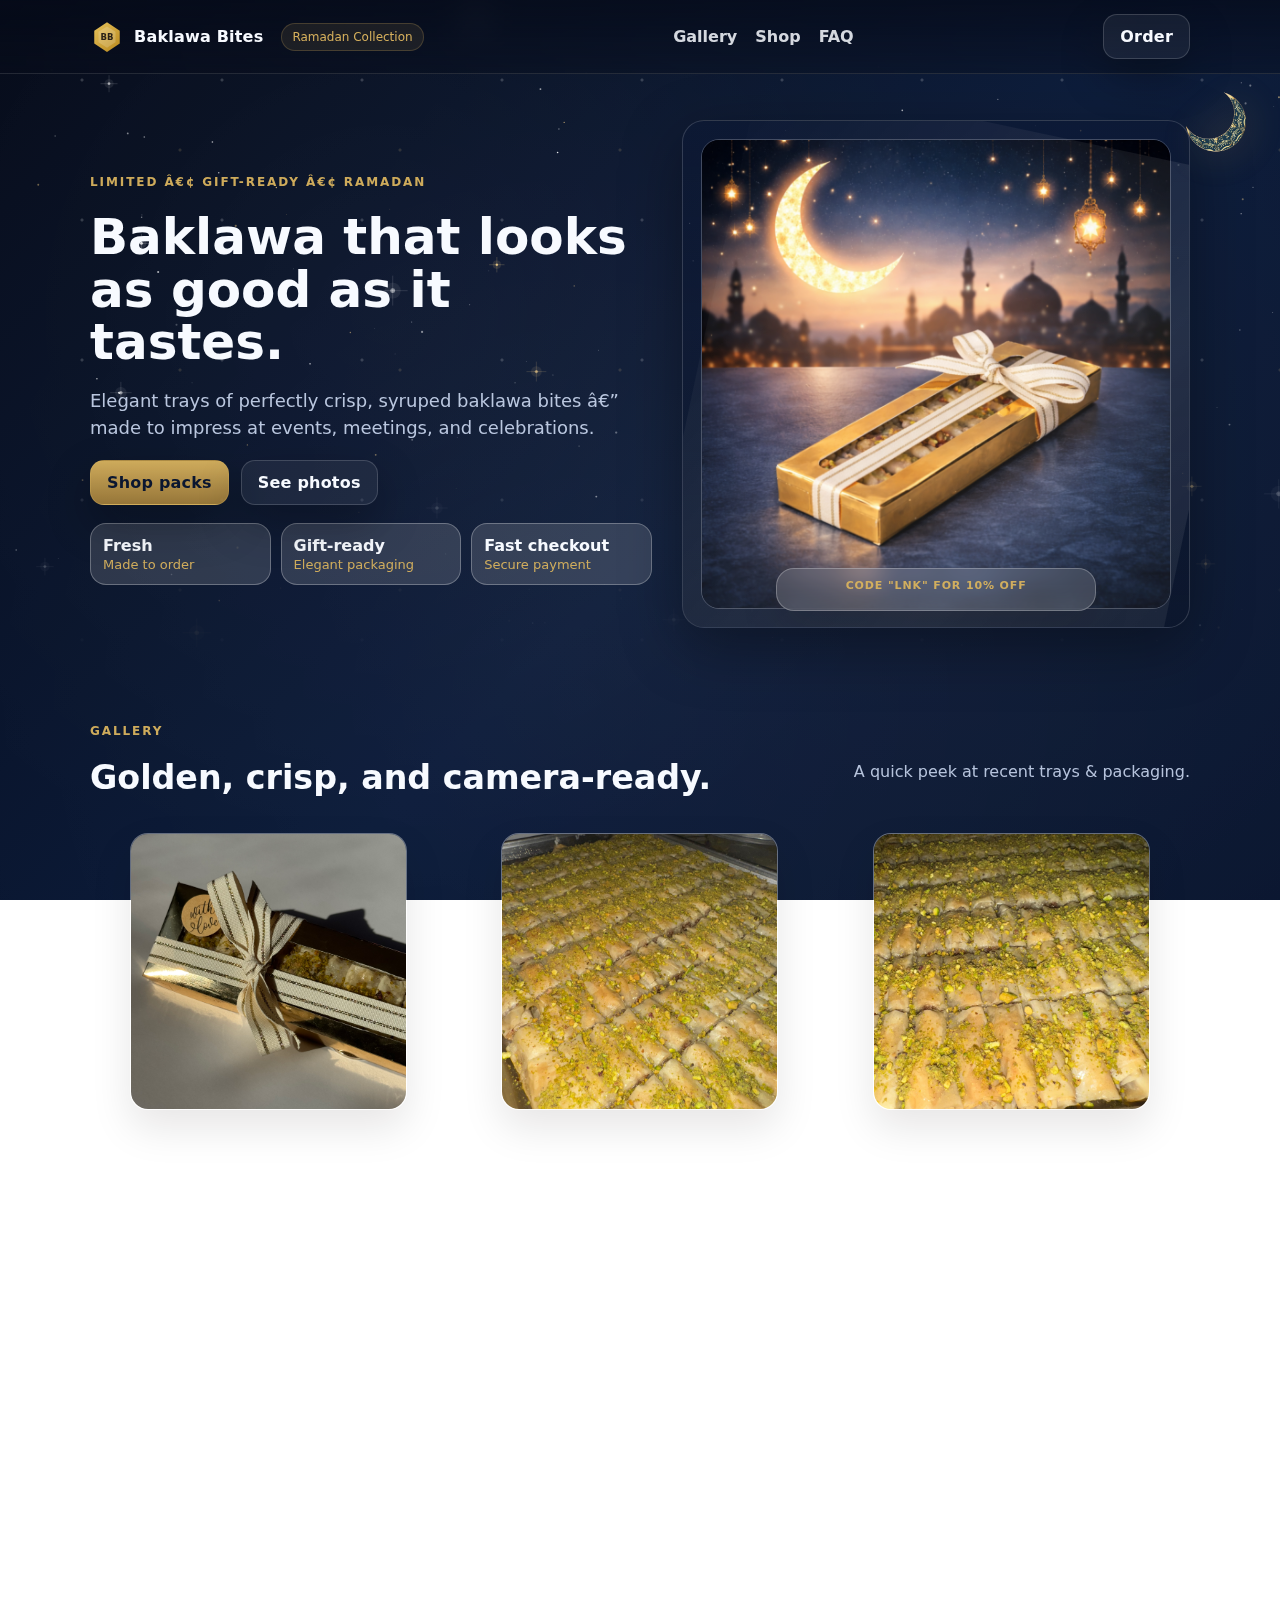
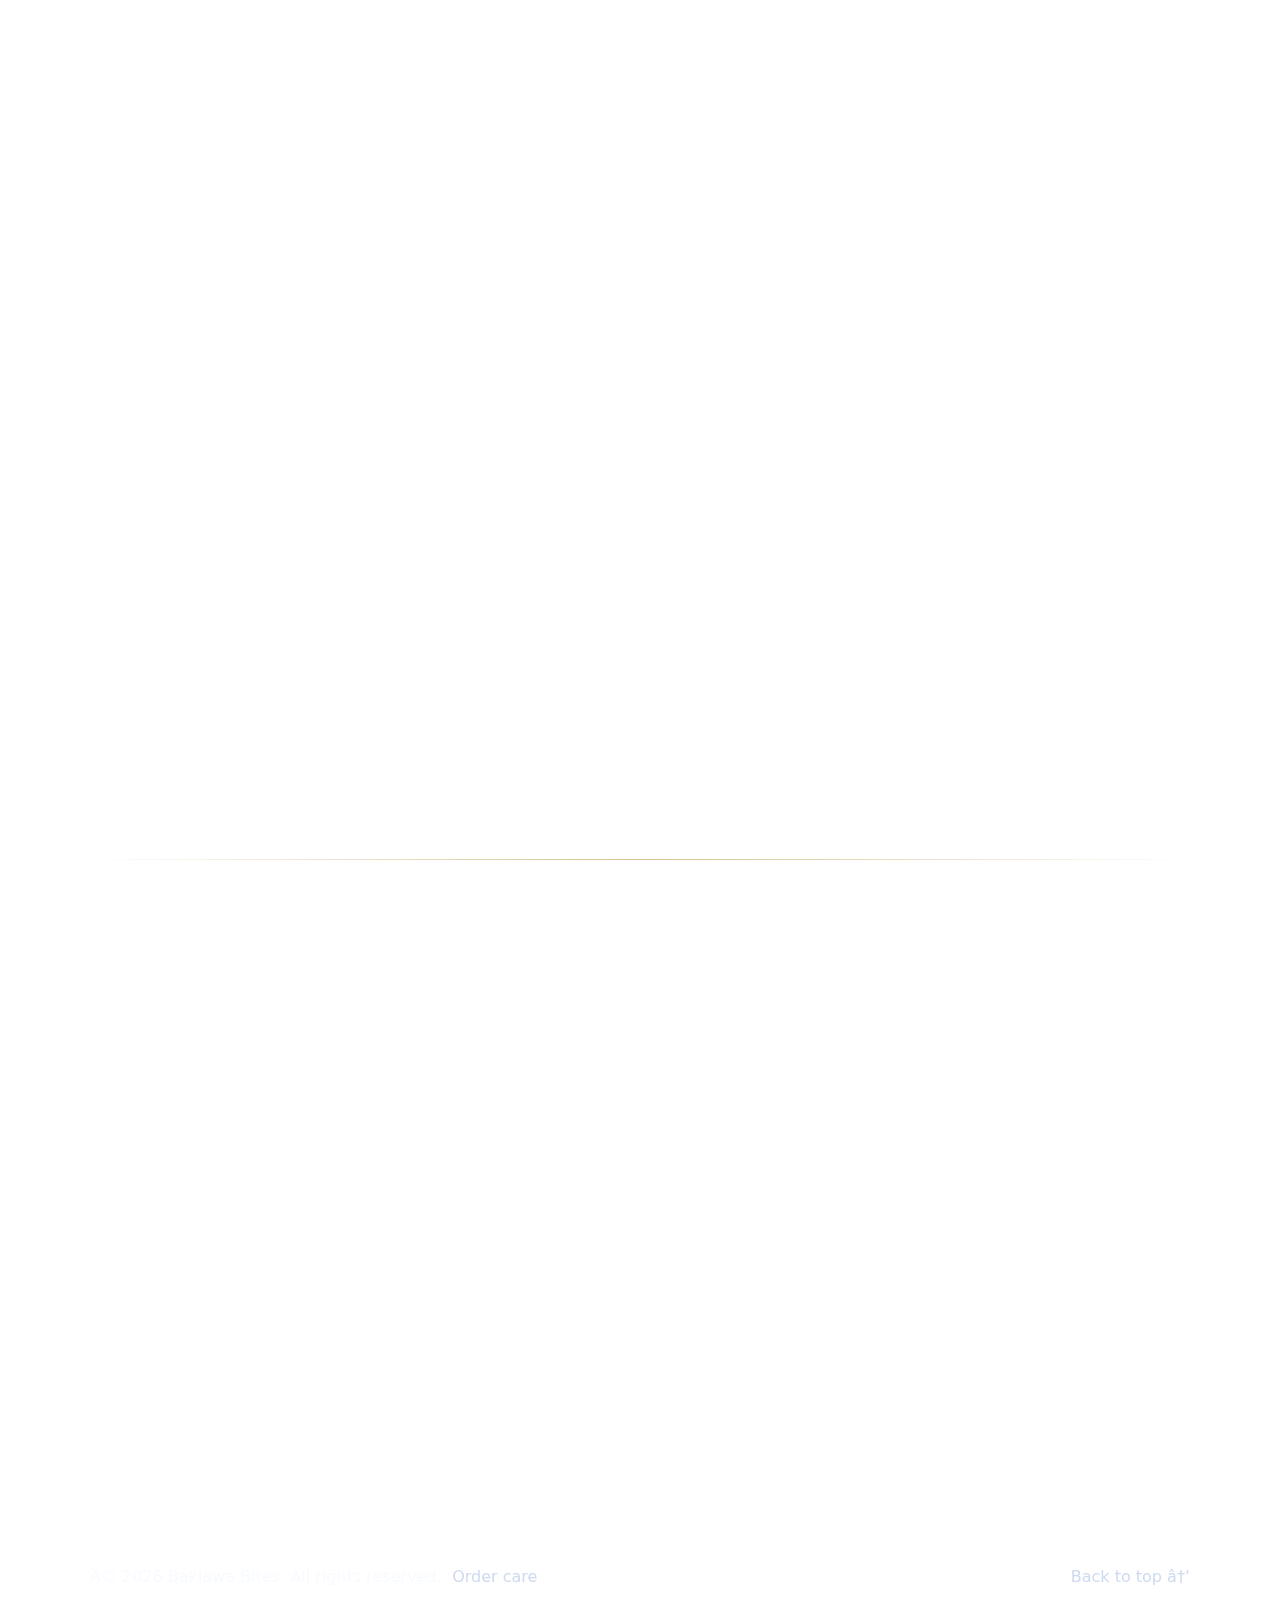
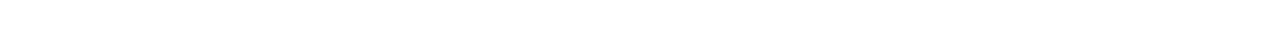
<file: index.html>
<!DOCTYPE html>

<html lang="en">
<head>
<!-- Meta Pixel Code -->
<script>
!function(f,b,e,v,n,t,s)
{if(f.fbq)return;n=f.fbq=function(){n.callMethod?
n.callMethod.apply(n,arguments):n.queue.push(arguments)};
if(!f._fbq)f._fbq=n;n.push=n;n.loaded=!0;n.version='2.0';
n.queue=[];t=b.createElement(e);t.async=!0;
t.src=v;s=b.getElementsByTagName(e)[0];
s.parentNode.insertBefore(t,s)}(window,document,'script',
'https://connect.facebook.net/en_US/fbevents.js');
 fbq('init', '1175265841425591'); 
fbq('track', 'PageView');
</script>
<noscript>
<img height="1" src="https://www.facebook.com/tr?id=1175265841425591&amp;ev=PageView
&amp;noscript=1" width="1"/>
</noscript>
<!-- End Meta Pixel Code -->
<!-- Meta Pixel Code -->
<script>
!function(f,b,e,v,n,t,s)
{if(f.fbq)return;n=f.fbq=function(){n.callMethod?
n.callMethod.apply(n,arguments):n.queue.push(arguments)};
if(!f._fbq)f._fbq=n;n.push=n;n.loaded=!0;n.version='2.0';
n.queue=[];t=b.createElement(e);t.async=!0;
t.src=v;s=b.getElementsByTagName(e)[0];
s.parentNode.insertBefore(t,s)}(window,document,'script',
'https://connect.facebook.net/en_US/fbevents.js');
 fbq('init', '1175265841425591'); 
fbq('track', 'PageView');
</script>
<noscript>
<img height="1" src="https://www.facebook.com/tr?id=1175265841425591&amp;ev=PageView
&amp;noscript=1" width="1"/>
</noscript>
<!-- End Meta Pixel Code -->
<meta charset="utf-8"/>
<meta content="width=device-width, initial-scale=1" name="viewport"/>
<title>Baklawa Bites</title>
<meta content="Handmade, honeyed Baklawa Bites in gift-ready packaging for Ramadan nights. Choose Small, Medium, or Large, add to one shared cart, and check out securely with Shopify." name="description"/>
<link href="assets/images/logo.svg" rel="icon" type="image/svg+xml"/>
<link rel="preload" as="image" href="assets/images/hero.png" type="image/png"/>
<link href="assets/css/styles.css" rel="stylesheet"/>
</head>
<body>
<!-- Background orbs -->
<div aria-hidden="true" class="bg-orbs">
<span class="orb o1"></span>
<span class="orb o2"></span>
<span class="orb o3"></span>
</div>

<canvas id="starfield" class="stars-canvas" aria-hidden="true"></canvas>
<div class="stars-fallback" aria-hidden="true"></div>
<div class="corner-moon" aria-hidden="true"><img class="moon-img" src="assets/images/crescent.webp" alt="" /></div>
<header class="topbar" id="top">
<div class="container topbar__inner">
<a aria-label="Baklawa Bites Home" class="brand" href="#top">
<img alt="Baklawa Bites" class="brand__mark" src="assets/images/logo.svg"/>
<span class="brand__name">Baklawa Bites</span>
<span class="brand__tag">Ramadan Collection</span>
</a>
<nav aria-label="Primary" class="nav">
<a class="nav__link" href="#gallery">Gallery</a>
<a class="nav__link" href="#shop">Shop</a>
<a class="nav__link" href="#faq">FAQ</a>
</nav>
<div class="topbar__cta">
<a class="btn btn--ghost" href="#shop">Order</a>
</div>
</div>
</header>
<main>
<section class="hero">
<div class="container hero__grid">
<div class="hero__copy reveal">
<p class="eyebrow">Limited • Gift-ready • Ramadan</p>
<h1>Baklawa that looks as good as it tastes.</h1>
<p class="subhead">Elegant trays of perfectly crisp, syruped baklawa bites — made to impress at events, meetings, and celebrations.</p>
<div class="hero__actions">
<a class="btn" href="#shop">Shop packs</a>
<a class="btn btn--ghost" href="#gallery">See photos</a>
</div>
<div class="trust">
<div class="trust__item">
<span class="trust__title">Fresh</span>
<span class="trust__desc">Made to order</span>
</div>
<div class="trust__item">
<span class="trust__title">Gift-ready</span>
<span class="trust__desc">Elegant packaging</span>
</div>
<div class="trust__item">
<span class="trust__title">Fast checkout</span>
<span class="trust__desc">Secure payment</span>
</div>
</div>
</div>
<div class="hero__media reveal">
<div class="glass-card hero-card">
<picture class="hero-picture">
  <img alt="Gold gift box of baklawa bites under a Ramadan night sky" class="hero-img" loading="eager" src="assets/images/hero.png"/>
</picture>

<div aria-label="Order small box" class="hero-order">
  <div class="hero-order__label">Code "LNK" for 10% Off</div>
  <div class="hero-order__btn" id="buy-hero"></div>
</div>
</div>
</div>
</div>
</section>
<section class="section" id="gallery">
<div class="container">
<div class="section__head reveal">
<div>
<p class="eyebrow">Gallery</p>
<h2>Golden, crisp, and camera-ready.</h2>
</div>
<p class="muted">A quick peek at recent trays &amp; packaging.</p>
</div>
<div class="gallery">
<figure class="gcard reveal"><img alt="Baklawa photo 1" loading="lazy" src="assets/images/gallery/gallery_1.jpg"/></figure>
<figure class="gcard reveal"><img alt="Baklawa photo 2" loading="lazy" src="assets/images/gallery/gallery_2.jpg"/></figure>
<figure class="gcard reveal"><img alt="Baklawa photo 3" loading="lazy" src="assets/images/gallery/gallery_3.jpg"/></figure>
<figure class="gcard reveal"><img alt="Baklawa photo 4" loading="lazy" src="assets/images/gallery/gallery_4.jpg"/></figure>
<figure class="gcard reveal"><img alt="Baklawa photo 5" loading="lazy" src="assets/images/gallery/gallery_5.jpg"/></figure>
<figure class="gcard reveal"><img alt="Baklawa photo 6" loading="lazy" src="assets/images/gallery/gallery_6.jpg"/></figure>
<figure class="gcard reveal"><img alt="Baklawa photo 7" loading="lazy" src="assets/images/gallery/gallery_7.jpg"/></figure>
<figure class="gcard reveal"><img alt="Baklawa photo 8" loading="lazy" src="assets/images/gallery/gallery_8.jpg"/></figure>
<figure class="gcard reveal"><img alt="Baklawa photo 9" loading="lazy" src="assets/images/gallery/gallery_9.jpg"/></figure>
</div>
</div>
</section>
<section class="section" id="shop">
<div class="container">
<div class="section__head reveal">
<div>
<p class="eyebrow">Shop</p>
<h2>Choose a pack size, add to cart.</h2>
</div>
</div>
<div class="products">
<article class="product reveal">
<div class="product__media">
<img alt="Small pack" loading="lazy" src="assets/images/products/12.webp">
</img></div>
<div class="product__body">
<h3>Small</h3>
<p>Perfect for a gift, tasting, or small gathering.</p>
<div class="product__meta">
<span class="price">$12.99</span>
<span class="note">Ships with care</span>
</div>
<div class="product__buy" id="buy-12"></div>
</div>
</article>
<article class="product reveal">
<div class="product__media">
<img alt="Medium pack" loading="lazy" src="assets/images/products/24.webp">
</img></div>
<div class="product__body">
<h3>Medium</h3>
<p>Perfect middle ground — shareable and easy to serve.</p>
<div class="product__meta">
<span class="price">$23.99</span>
<span class="note">Great value</span>
</div>
<div class="product__buy" id="buy-24"></div>
</div>
</article>
<article class="product reveal">
<div class="product__media">
<img alt="Large tray" loading="lazy" src="assets/images/products/48.webp">
</img></div>
<div class="product__body">
<h3>Large</h3>
<p>Event-ready tray — our best for offices &amp; celebrations.</p>
<div class="product__meta">
<span class="price">$44.95</span>
<span class="note">Most popular</span>
</div>
<div class="product__buy" id="buy-48"></div>
</div>
</article>
</div>
<div class="divider"></div>
<div class="mini-faq reveal">
<div>
<p class="eyebrow">Details</p>
<h3>Quick answers.</h3>
</div>
<div class="qa">
<details open="">
<summary>How does shipping work?</summary>
<p>Shipping and taxes are calculated at checkout. We pack trays to stay crisp and presentable.</p>
</details>
<details>
<summary>Are the bites all identical?</summary>
<p>They’re handmade — each bite is slightly unique. That’s part of the charm (and the proof it’s real).</p>
</details>
<details>
<summary>Can I order for an event?</summary>
<p>Yes. If you need multiple trays, place your order and add a note in the cart — or reach out for timing.</p>
</details>
</div>
</div>
</div>
</section>
<section class="section" id="faq">
<div class="container">
<div class="section__head reveal">
<div>
<p class="eyebrow">FAQ</p>
<h2> Every order is made with care!</h2>
</div>
<p class="muted">Short, clear, and honest.</p>
</div>
<div class="faq-grid">
<div class="glass-card reveal">
<h3>What’s inside?</h3>
<p>Classic baklawa flavors with a crisp finish — made to be shareable and photo-friendly.</p>
</div>
<div class="glass-card reveal">
<h3>How fresh is it?</h3>
<p>Made to order. We aim for peak crispness and beautiful presentation.</p>
</div>
<div class="glass-card reveal">
<h3>Custom orders?</h3>
<p>For events, leave a note in the cart at checkout. We’ll follow up if anything needs clarification.</p>
</div>
</div>
</div>
</section>
<footer class="footer">
<div class="container footer__inner">
<p>© <span id="year"></span> Baklawa Bites. All rights reserved. <a class="muted" href="order-care.html" style="margin-left:.35rem;">Order care</a></p>
<a class="muted" href="#top">Back to top ↑</a>
</div>
</footer>
</main>
<!-- Lightbox (gallery) -->
<div aria-hidden="true" class="lightbox" id="lightbox">
<button aria-label="Close" class="lightbox__close" type="button">×</button>
<img alt="" class="lightbox__img">
</img></div>
<script defer="" src="assets/js/app.js"></script>
</body>
</html>
</file>
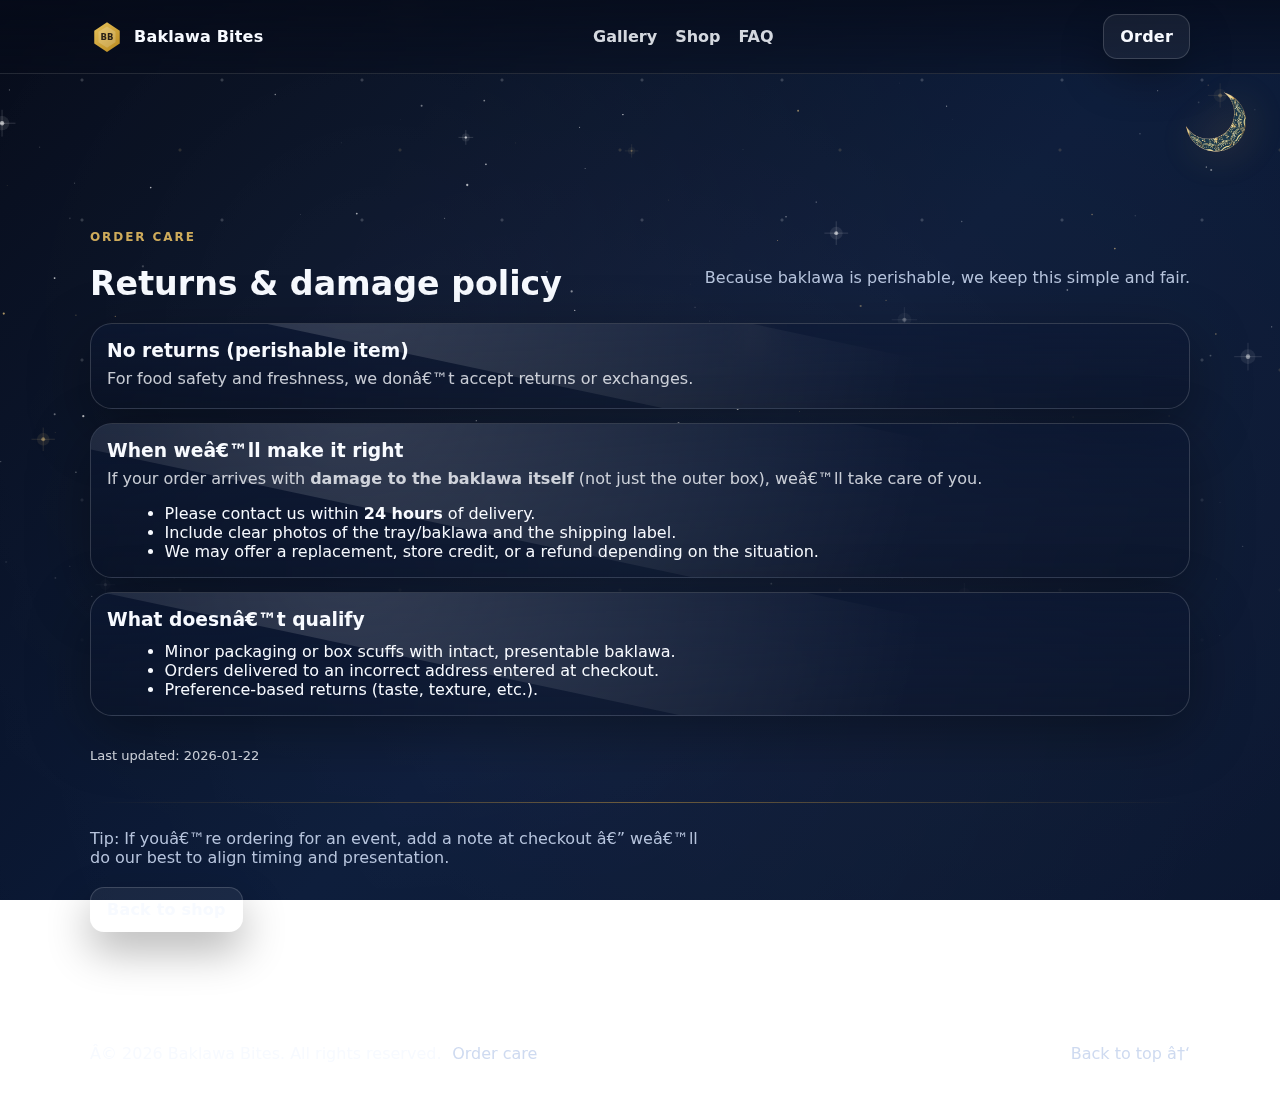
<file: order-care.html>
<!doctype html>
<html lang="en">
<head>
    <!-- Meta Pixel Code -->
<script>
!function(f,b,e,v,n,t,s)
{if(f.fbq)return;n=f.fbq=function(){n.callMethod?
n.callMethod.apply(n,arguments):n.queue.push(arguments)};
if(!f._fbq)f._fbq=n;n.push=n;n.loaded=!0;n.version='2.0';
n.queue=[];t=b.createElement(e);t.async=!0;
t.src=v;s=b.getElementsByTagName(e)[0];
s.parentNode.insertBefore(t,s)}(window,document,'script',
'https://connect.facebook.net/en_US/fbevents.js');
 fbq('init', '1175265841425591'); 
fbq('track', 'PageView');
</script>
<noscript>
 <img height="1" width="1" 
src="https://www.facebook.com/tr?id=1175265841425591&ev=PageView
&noscript=1"/>
</noscript>
<!-- End Meta Pixel Code -->
  <!-- Meta Pixel Code -->
<script>
!function(f,b,e,v,n,t,s)
{if(f.fbq)return;n=f.fbq=function(){n.callMethod?
n.callMethod.apply(n,arguments):n.queue.push(arguments)};
if(!f._fbq)f._fbq=n;n.push=n;n.loaded=!0;n.version='2.0';
n.queue=[];t=b.createElement(e);t.async=!0;
t.src=v;s=b.getElementsByTagName(e)[0];
s.parentNode.insertBefore(t,s)}(window,document,'script',
'https://connect.facebook.net/en_US/fbevents.js');
 fbq('init', '1175265841425591'); 
fbq('track', 'PageView');
</script>
<noscript>
 <img height="1" width="1" 
src="https://www.facebook.com/tr?id=1175265841425591&ev=PageView
&noscript=1"/>
</noscript>
<!-- End Meta Pixel Code -->
  <!-- Google tag (gtag.js) -->
<script async src="https://www.googletagmanager.com/gtag/js?id=G-3434YYP606"></script>
<script>
  window.dataLayer = window.dataLayer || [];
  function gtag(){dataLayer.push(arguments);}
  gtag('js', new Date());

  gtag('config', 'G-3434YYP606');
</script>
  <meta charset="utf-8" />
  <meta name="viewport" content="width=device-width, initial-scale=1" />
  <title>Order Care & Returns | Baklawa Bites</title>
  <meta name="description" content="Baklawa Bites order care and returns policy. Food-safe, simple guidelines for damage issues and support." />
  <link rel="canonical" href="https://baklawabites.com/order-care.html" />
  <link rel="icon" href="assets/images/logo.svg" type="image/svg+xml" />
  <link rel="preload" href="assets/images/hero.png" as="image" />
  <link rel="stylesheet" href="assets/css/styles.css" />
</head>
<body>
  <div class="bg-orbs" aria-hidden="true">
    <span class="orb o1"></span>
    <span class="orb o2"></span>
    <span class="orb o3"></span>
  </div>

  <canvas id="starfield" class="stars-canvas" aria-hidden="true"></canvas>
  <div class="stars-fallback" aria-hidden="true"></div>
  <div class="corner-moon" aria-hidden="true"><img class="moon-img" src="assets/images/crescent.webp" alt="" /></div>

  <header class="topbar" id="top">
    <div class="container topbar__inner">
      <a class="brand" href="index.html" aria-label="Baklawa Bites Home">
        <img src="assets/images/logo.svg" alt="BB" class="brand__mark" />
        <span class="brand__name">Baklawa Bites</span>
      </a>

      <nav class="nav" aria-label="Primary">
        <a class="nav__link" href="index.html#gallery">Gallery</a>
        <a class="nav__link" href="index.html#shop">Shop</a>
        <a class="nav__link" href="index.html#faq">FAQ</a>
      </nav>

      <div class="topbar__cta">
        <a class="btn btn--ghost" href="index.html#shop">Order</a>
      </div>
    </div>
  </header>

  <main>
    <section class="section" style="padding-top: 9rem;">
      <div class="container">
        <div class="section__head reveal">
          <div>
            <p class="eyebrow">Order care</p>
            <h2>Returns &amp; damage policy</h2>
          </div>
          <p class="muted">Because baklawa is perishable, we keep this simple and fair.</p>
        </div>

        <div class="faq-grid" style="grid-template-columns: 1fr;">
          <div class="glass-card reveal">
            <h3>No returns (perishable item)</h3>
            <p>For food safety and freshness, we don’t accept returns or exchanges.</p>
          </div>

          <div class="glass-card reveal">
            <h3>When we’ll make it right</h3>
            <p>If your order arrives with <strong>damage to the baklawa itself</strong> (not just the outer box), we’ll take care of you.</p>
            <ul style="margin: .75rem 0 0 1.1rem;">
              <li>Please contact us within <strong>24 hours</strong> of delivery.</li>
              <li>Include clear photos of the tray/baklawa and the shipping label.</li>
              <li>We may offer a replacement, store credit, or a refund depending on the situation.</li>
            </ul>
          </div>

          <div class="glass-card reveal">
            <h3>What doesn’t qualify</h3>
            <ul style="margin: .75rem 0 0 1.1rem;">
              <li>Minor packaging or box scuffs with intact, presentable baklawa.</li>
              <li>Orders delivered to an incorrect address entered at checkout.</li>
              <li>Preference-based returns (taste, texture, etc.).</li>
            </ul>
          </div>

          <p class="fineprint reveal" style="margin-top: 1rem;">
            Last updated: 2026-01-22
          </p>
        </div>

        <div class="divider" style="margin-top: 2.25rem;"></div>

        <p class="muted reveal" style="max-width: 60ch;">
          Tip: If you’re ordering for an event, add a note at checkout — we’ll do our best to align timing and presentation.
        </p>

        <p class="reveal" style="margin-top: 1.25rem;">
          <a class="btn btn--ghost" href="index.html#shop">Back to shop</a>
        </p>
      </div>
    </section>

    <footer class="footer">
      <div class="container footer__inner">
        <p>© <span id="year"></span> Baklawa Bites. All rights reserved. <a href="order-care.html" class="muted" style="margin-left:.35rem;">Order care</a></p>
        <a href="#top" class="muted">Back to top ↑</a>
      </div>
    </footer>
  </main>

  <script src="assets/js/app.js" defer></script>
</body>
</html>
</file>
<file: assets/css/styles.css>
:root{
  --bg0:#050A18;
  --bg1:#0B1B3A;
  --ink:#F7FAFF;
  --muted:#C9D6EE;
  --gold:#D9B35E;
  --gold2:#B98E3C;
  --glass:rgba(12, 24, 52, .48);
  --glass2:rgba(12, 24, 52, .28);
  --stroke:rgba(255,255,255,.18);
  --shadow:0 18px 60px rgba(0,0,0,.35);
}

*{box-sizing:border-box}
html,body{height:100%}
body{
  margin:0;
  font-family: ui-sans-serif, system-ui, -apple-system, Segoe UI, Roboto, Helvetica, Arial, "Apple Color Emoji","Segoe UI Emoji";
  color:var(--ink);
  overflow-x:hidden;
  position: relative;
}

/* CONTINUOUS SEAMLESS BACKGROUND - ONE UNIFIED GRADIENT */
body::before {
  content: '';
  position: fixed;
  inset: 0;
  z-index: -3;
  pointer-events: none;

  background:
    linear-gradient(135deg, var(--bg0) 0%, var(--bg1) 55%, #0A1630 100%),
    radial-gradient(circle at 18% 12%,
      rgba(217, 179, 94, 0.16) 0%,
      rgba(217, 179, 94, 0.06) 34%,
      transparent 70%
    ),
    radial-gradient(circle at 78% 18%,
      rgba(255, 255, 255, 0.08) 0%,
      transparent 55%
    );

  animation: skyShift 24s ease-in-out infinite alternate;
}

@keyframes skyShift{
  0%{ filter: hue-rotate(0deg) brightness(1); transform: translate3d(0,0,0) scale(1); }
  100%{ filter: hue-rotate(-6deg) brightness(1.02); transform: translate3d(0,-0.8%,0) scale(1.02); }
}
/* Subtle gradient animation */
@keyframes gradientShift {
  0% {
    background-size: 100% 100%, 1000px 800px, 900px 700px, 1200px 1200px;
    background-position: 0% 0%, 20% 10%, 85% 10%, 50% 50%;
  }
  100% {
    background-size: 100% 100%, 1100px 850px, 950px 750px, 1300px 1300px;
    background-position: 0% 0%, 22% 12%, 83% 12%, 52% 52%;
  }
}

/* Particle overlay for continuous texture */
.background-overlay {
  position: fixed;
  inset: 0;
  z-index: -2;
  pointer-events: none;
  background:
    radial-gradient(circle at 30% 35%,
      rgba(255, 255, 255, 0.08) 0%,
      transparent 55%
    ),
    radial-gradient(circle at 72% 52%,
      rgba(217, 179, 94, 0.10) 0%,
      transparent 60%
    ),
    radial-gradient(circle at 45% 78%,
      rgba(255, 255, 255, 0.05) 0%,
      transparent 65%
    );
  mix-blend-mode: screen;
  opacity: 0.35;
  animation: overlayFloat 26s ease-in-out infinite alternate;
}

@keyframes overlayFloat{
  0%{transform: translate3d(0,0,0) scale(1)}
  100%{transform: translate3d(-1.2%, -0.8%, 0) scale(1.03)}
}
a{color:inherit; text-decoration:none}
img{max-width:100%; display:block}

.container{width:min(1100px, 92%); margin-inline:auto}
/* Ensure content stays above FX layers */
main, footer.footer{position:relative; z-index:1}


/* Background orbs (removed segmented ones, now part of continuous background) */
/* The background is now handled by the body::before pseudo-element */

/* Topbar */
.topbar{
  position:sticky; top:0; z-index:50;
  backdrop-filter: blur(16px);
  -webkit-backdrop-filter: blur(16px);
  background: linear-gradient(180deg, rgba(5,10,24,.72), rgba(5,10,24,.34));
  border-bottom:1px solid rgba(255,255,255,.12);
}
.topbar__inner{display:flex; align-items:center; justify-content:space-between; gap:16px; padding:14px 0}
.brand{display:flex; align-items:center; gap:10px}
.brand__mark{width:34px; height:34px}
.brand__name{font-weight:700; letter-spacing:.2px}
.brand__tag{
  margin-left:8px;
  font-size:12px;
  padding:6px 10px;
  border-radius:999px;
  color: rgba(217,179,94,.98);
  background: rgba(217,179,94,.10);
  border:1px solid rgba(217,179,94,.22);
}
.nav{display:flex; gap:18px; align-items:center}
.nav__link{font-weight:600; color:rgba(247,250,255,.86)}
.nav__link:hover{color:rgba(217,179,94,.98)}

/* Buttons */
.btn{
  display:inline-flex; align-items:center; justify-content:center;
  padding:12px 16px;
  border-radius:14px;
  font-weight:800;
  letter-spacing:.2px;
  border:1px solid rgba(217,179,94,.32);
  color:#0A1630;
  background: linear-gradient(180deg, rgba(217,179,94,.95), rgba(185,142,60,.80));
  box-shadow: 0 18px 44px rgba(0,0,0,.30);
  transition: transform .18s ease, box-shadow .18s ease, filter .18s ease;
}
.btn:hover{transform: translateY(-2px); box-shadow: 0 22px 60px rgba(0,0,0,.36); filter: brightness(1.02)}
.btn:active{transform: translateY(0)}
.btn:hover{transform: translateY(-2px); box-shadow: 0 22px 55px rgba(20,12,6,.18)}
.btn:active{transform: translateY(0)}
.btn--ghost{
  background: rgba(255,255,255,.06);
  border:1px solid rgba(255,255,255,.16);
  color: var(--ink);
}
/* Hero */
.hero{padding:46px 0 30px}
.hero__grid{display:grid; gap:30px; grid-template-columns: 1.05fr .95fr; align-items:center}
.hero__copy h1{font-size: clamp(34px, 4vw, 50px); line-height:1.05; margin:10px 0 12px}
.eyebrow{display:inline-block; font-weight:800; font-size:12px; letter-spacing:.16em; text-transform:uppercase; color:rgba(217,179,94,.95)}
.subhead{font-size:18px; line-height:1.55; color:rgba(201,214,238,.92); max-width:56ch}
.hero__actions{display:flex; gap:12px; flex-wrap:wrap; margin-top:18px}
.glass-card{
  position:relative;
  background: linear-gradient(180deg, rgba(12,24,52,.62), rgba(8,14,30,.34));
  border: 1px solid rgba(255,255,255,.16);
  border-radius: 22px;
  backdrop-filter: blur(14px);
  -webkit-backdrop-filter: blur(14px);
  box-shadow: var(--shadow);
  overflow: hidden; /* keep sheen/highlights inside the card */
  isolation: isolate;
}
.glass-card::after{
  content:"";
  position:absolute; inset:-28% -18% auto -18%;
  height:120%;
  background: radial-gradient(circle at 30% 30%, rgba(255,255,255,.62), transparent 55%);
  transform: rotate(12deg);
  opacity:.26;
  pointer-events:none;
}

/* Stronger sheen on the hero card only */
.hero-card::after{ opacity: .34; inset:-40% -20% auto -20%; height:140%; }

.hero-card{padding:18px}
.hero-card::after{
  /* slightly stronger sheen on the hero card only */
  inset:-40% -20% auto -20%;
  height:140%;
  opacity:.34;
}
.hero-picture{display:block}
.hero-img{border-radius:18px; border:1px solid rgba(255,255,255,.22)}
.hero-badges{display:flex; gap:8px; flex-wrap:wrap; margin-bottom:12px}
.pill{
  display:inline-flex; align-items:center; gap:8px;
  padding:8px 12px;
  border-radius:999px;
  border:1px solid rgba(255,255,255,.18);
  background: rgba(255,255,255,.06);
  color: rgba(247,250,255,.92);
  font-weight:800;
  font-size:12px;
}
.pill--soft{opacity:.9}
.pill--gold{
  background: linear-gradient(180deg, rgba(217,179,94,.22), rgba(185,142,60,.12));
  border-color: rgba(217,179,94,.28);
}
/* Hero order overlay */
.hero-order{
  position:absolute;
  left:50%;
  bottom:16px;
  transform: translateX(-50%);
  z-index: 4;
  width: min(320px, 82%);
  text-align:center;
  padding:10px 12px;
  border-radius:18px;
  background: rgba(255,255,255,.14);
  border:1px solid rgba(255,255,255,.26);
  backdrop-filter: blur(10px);
  -webkit-backdrop-filter: blur(10px);
  box-shadow: 0 16px 38px rgba(20,12,6,.14);
}
.hero-order__label{
  font-weight: 900;
  letter-spacing: .08em;
  text-transform: uppercase;
  font-size: 11px;
  color: rgba(217,179,94,.95);
  margin-bottom: 8px;
}
.hero-order__btn{display:flex; justify-content:center}

.trust{display:grid; grid-template-columns: repeat(3, minmax(0,1fr)); gap:10px; margin-top:18px}
.trust__item{padding:12px 12px; border-radius:16px; background: rgba(255,255,255,.14); border:1px solid rgba(255,255,255,.28)}
.trust__title{font-weight:900}
.trust__desc{display:block; color:rgba(217,179,94,.95); margin-top:2px; font-size:13px}
.fineprint{margin-top:12px; font-size:13px; color:rgba(201,214,238,.86)}

/* Sections */
.section{padding:54px 0}
.section__head{display:flex; align-items:flex-end; justify-content:space-between; gap:18px; margin-bottom:20px}
.section__head h2{margin:8px 0 0; font-size: clamp(26px, 2.6vw, 34px)}
.muted{color:rgba(201,214,238,.90)}

/* Gallery */
.gallery{display:grid; grid-template-columns: repeat(3, minmax(0,1fr)); gap:14px}
.gcard{
  border-radius:18px;
  overflow:hidden;
  border:1px solid rgba(255,255,255,.28);
  background: rgba(255,255,255,.12);
  box-shadow: 0 18px 40px rgba(20,12,6,.10);
  transition: transform .18s ease, box-shadow .18s ease, filter .18s ease;
}
.gcard:hover{transform: translateY(-3px); box-shadow: 0 22px 55px rgba(20,12,6,.14)}
.gcard img{width:100%; height:100%; object-fit:cover; aspect-ratio: 1/1}

/* Products */
.products{display:grid; grid-template-columns: repeat(3, minmax(0,1fr)); gap:14px}
.product{
  border-radius:22px;
  background: linear-gradient(180deg, rgba(255,255,255,.22), rgba(255,255,255,.08));
  border:1px solid rgba(255,255,255,.30);
  backdrop-filter: blur(18px);
  box-shadow: 0 18px 45px rgba(20,12,6,.14);
  overflow:hidden;
  transition: transform .18s ease, box-shadow .18s ease;
}
.product:hover{transform: translateY(-3px); box-shadow: 0 24px 65px rgba(20,12,6,.18)}
.product__media img{width:100%; height:240px; object-fit:cover}
.product__body{padding:16px}
.product__body h3{margin:0 0 6px; font-size:20px}
.product__body p{margin:0 0 12px; color:rgba(247,250,255,.80); line-height:1.55}
.product__meta{display:flex; justify-content:space-between; align-items:center; gap:10px; margin-bottom:10px}
.price{font-weight:900}
.note{font-size:13px; color:rgba(217,179,94,.95)}
.product__buy{min-height:52px}

.divider{height:1px; margin:26px 0; background: linear-gradient(90deg, transparent, rgba(185,142,60,.55), transparent)}

.mini-faq{display:grid; grid-template-columns: .6fr 1.4fr; gap:16px; align-items:start}
.qa details{padding:14px 14px; border-radius:16px; background: rgba(255,255,255,.12); border:1px solid rgba(255,255,255,.26); margin-bottom:10px}
.qa summary{cursor:pointer; font-weight:800}
.qa p{margin:10px 0 0; color:rgba(247,250,255,.80); line-height:1.55}

/* FAQ cards */
.faq-grid{display:grid; grid-template-columns: repeat(3, minmax(0,1fr)); gap:14px}
.faq-grid .glass-card{padding:16px}
.faq-grid h3{margin:0 0 6px}
.faq-grid p{margin:0; color:rgba(247,250,255,.80); line-height:1.55}

/* Make FAQ feel cleaner + less "decorative" than hero/product cards */
#faq .glass-card{background: linear-gradient(180deg, rgba(255,255,255,.10), rgba(255,255,255,.05));
  border: 1px solid rgba(255,255,255,.18);
}
#faq .glass-card::after{display:none;}

/* Footer */
.footer{padding:26px 0 40px}
.footer__inner{display:flex; justify-content:space-between; align-items:center; gap:10px}

/* Reveal animations */
/* Default: visible (so the page never "disappears" if JS fails to run) */
.reveal{opacity:1; transform:none; filter:none}

/* When JS is running, we apply the animation states */
html.js .reveal{
  opacity:0;
  transform: translateY(20px);
  filter: blur(4px);
  transition: opacity .8s ease, transform .8s cubic-bezier(.2,.8,.2,1), filter .8s ease;
  will-change: opacity, transform, filter;
}
html.js .reveal.is-visible{opacity:1; transform: translateY(0); filter:none}

/* Lightbox */
.lightbox{position:fixed; inset:0; z-index:2000; display:none; place-items:center; padding:18px; background: rgba(10,6,4,.65); backdrop-filter: blur(10px)}
.lightbox.open{display:grid}
.lightbox__img{max-width:min(1000px, 92vw); max-height: 80vh; border-radius:18px; border:1px solid rgba(255,255,255,.25); box-shadow: 0 24px 80px rgba(0,0,0,.35)}
.lightbox__close{position:absolute; top:14px; right:14px; width:44px; height:44px; border-radius:14px; border:1px solid rgba(255,255,255,.25); background: rgba(255,255,255,.12); color:#fff; font-size:26px; cursor:pointer}

/* Responsive */
@media (max-width: 980px){
  .hero__grid{grid-template-columns: 1fr;}
  .products{grid-template-columns: 1fr;}
  .gallery{grid-template-columns: repeat(2, minmax(0,1fr));}
  .faq-grid{grid-template-columns: 1fr;}
  .mini-faq{grid-template-columns: 1fr;}
  .section__head{flex-direction:column; align-items:flex-start}
}
@media (max-width: 520px){
  .nav{display:none}
  .trust{grid-template-columns:1fr}
  .gallery{grid-template-columns: 1fr}
  .brand__tag{display:none}
}
@media (prefers-reduced-motion: reduce){
  .reveal{opacity:1; transform:none; filter:none}
  *{scroll-behavior:auto !important}
  body::before, .background-overlay{animation:none !important}
}

/* Extra hero polish */
.hero-card{
  position:relative;
  transform-style:preserve-3d;
}
.hero-card::after{
  content:"";
  position:absolute;
  inset:-2px;
  border-radius: inherit;
  pointer-events:none;
  background: linear-gradient(120deg,
    rgba(255,255,255,0) 0%,
    rgba(255,255,255,.18) 30%,
    rgba(255,255,255,0) 60%);
  background-size: 200% 200%;
  mix-blend-mode: screen;
  opacity:.55;
  filter: blur(0.2px);
  animation: sheen 10s ease-in-out infinite;
}

@keyframes sheen{
  0%{background-position: 0% 40%; opacity:.32}
  50%{background-position: 100% 60%; opacity:.62}
  100%{background-position: 0% 40%; opacity:.32}
}

.hero-img{
  transform: translateZ(18px);
  animation: floatY 7s ease-in-out infinite;
}

@keyframes floatY{
  0%,100%{transform: translateZ(18px) translateY(0)}
  50%{transform: translateZ(18px) translateY(-8px)}
}

/* subtle glow breathing */
.glass-card{
  animation: glowPulse 9s ease-in-out infinite;
}
@keyframes glowPulse{
  0%,100%{box-shadow: 0 18px 60px rgba(9,9,9,.22), inset 0 1px 0 rgba(255,255,255,.25)}
  50%{box-shadow: 0 22px 75px rgba(9,9,9,.26), inset 0 1px 0 rgba(255,255,255,.28)}
}

/* button shimmer on hover */
.btn{position:relative; overflow:hidden}
.btn::after{
  content:"";
  position:absolute;
  top:-40%; left:-60%;
  width: 60%; height: 180%;
  transform: rotate(20deg);
  background: linear-gradient(90deg, rgba(255,255,255,0), rgba(255,255,255,.35), rgba(255,255,255,0));
  opacity:0;
}
.btn:hover::after{
  opacity:1;
  animation: sweep 900ms ease-out;
}
@keyframes sweep{
  0%{transform: translateX(0) rotate(20deg)}
  100%{transform: translateX(320%) rotate(20deg)}
}

/* slightly stronger hover lift */
.product:hover{transform: translateY(-10px) scale(1.01)}
.gcard:hover{transform: translateY(-9px) scale(1.02)}

/* Disable extra motion if requested */
@media (prefers-reduced-motion: reduce){
  .hero-img{animation:none; transform:none}
  .hero-card::after{animation:none; opacity:.2}
  .glass-card{animation:none}
  .btn:hover::after{animation:none}
}

/* Ramadan night-sky effects */
.stars-canvas{
  position: fixed;
  top: 0;
  left: 0;
  width: 100%;
  height: min(75vh, 720px);
  z-index: 0;
  mix-blend-mode: screen;

  pointer-events: none;
  opacity: .95;
  transition: opacity .25s ease;
  -webkit-mask-image: linear-gradient(to bottom, rgba(0,0,0,1), rgba(0,0,0,.95) 55%, rgba(0,0,0,0) 100%);
  mask-image: linear-gradient(to bottom, rgba(0,0,0,1), rgba(0,0,0,.95) 55%, rgba(0,0,0,0) 100%);
}

.stars-fallback{
  position: fixed;
  top: 0;
  left: 0;
  width: 100%;
  height: min(75vh, 720px);
  z-index: 0;
  pointer-events: none;
  opacity: .20;
  mix-blend-mode: screen;
  background-image:
    radial-gradient(circle, rgba(255,255,255,.9) 0 1px, transparent 2px),
    radial-gradient(circle, rgba(217,179,94,.85) 0 1px, transparent 2px);
  background-size: 140px 140px, 220px 220px;
  background-position: 12px 10px, 70px 40px;
  animation: starsDrift 9s ease-in-out infinite alternate;
  -webkit-mask-image: linear-gradient(to bottom, rgba(0,0,0,1), rgba(0,0,0,.95) 55%, rgba(0,0,0,0) 100%);
  mask-image: linear-gradient(to bottom, rgba(0,0,0,1), rgba(0,0,0,.95) 55%, rgba(0,0,0,0) 100%);
}

@keyframes starsDrift{
  0%{ transform: translate3d(0,0,0); opacity: .18; }
  100%{ transform: translate3d(-1.2%, -0.6%, 0); opacity: .24; }
}

/* Falling stars intro (plays once on load) */
.star-rain{
  position: fixed;
  inset: 0;
  height: min(75vh, 720px);
  z-index: 0;
  pointer-events: none;
  mix-blend-mode: screen;
  opacity: 1;
  -webkit-mask-image: linear-gradient(to bottom, rgba(0,0,0,1), rgba(0,0,0,.95) 55%, rgba(0,0,0,0) 100%);
  mask-image: linear-gradient(to bottom, rgba(0,0,0,1), rgba(0,0,0,.95) 55%, rgba(0,0,0,0) 100%);
}
.star-rain.fade{opacity:0; transition: opacity 650ms ease;}

.falling-star{
  position: absolute;
  top: -22vh;
  left: var(--x, 50%);
  width: var(--s, 2px);
  height: var(--s, 2px);
  border-radius: 999px;
  background: rgba(255,255,255,.95);
  box-shadow:
    0 0 10px rgba(255,255,255,.55),
    0 0 24px rgba(217,179,94,.24);
  opacity: var(--o, .85);
  transform: translate3d(0,0,0);
  animation: starFall var(--dur, 2.0s) ease-in var(--delay, 0s) forwards;
  will-change: transform, opacity;
}
.falling-star::after{
  content: "";
  position: absolute;
  left: 50%;
  top: -70px;
  width: 1px;
  height: 92px;
  transform: translateX(-50%);
  background: linear-gradient(
    to bottom,
    rgba(255,255,255,0),
    rgba(255,255,255,.55),
    rgba(217,179,94,.16),
    rgba(255,255,255,0)
  );
  opacity: .9;
}

@keyframes starFall{
  0%{ transform: translate3d(0,0,0) scale(.85); opacity: 0; }
  10%{ opacity: var(--o, .85); }
  100%{ transform: translate3d(var(--drift, 0px), 110vh, 0) scale(1); opacity: 0; }
}

.corner-moon{
  position: fixed;
  top: 78px;
  right: 20px;
  width: 88px;
  height: 88px;
  pointer-events: none;
  z-index: 65;
  opacity: .95;
  filter: drop-shadow(0 0 22px rgba(217,179,94,.28));
  animation: moonFloat 6.8s ease-in-out infinite;
}

.corner-moon .moon-img{
  width: 100%;
  height: 100%;
  transform: rotate(0deg) scaleX(-1);
  transform-origin: center;
  will-change: transform;
}



@keyframes moonFloat{
  0%,100%{ transform: translateY(0); }
  50%{ transform: translateY(-7px); }
}

@media (prefers-reduced-motion: reduce){
  .stars-canvas{opacity:.6; transition:none}
  .stars-fallback{animation:none; opacity:.14}
  .star-rain{display:none}
  .corner-moon{animation:none !important}
}
</file>
